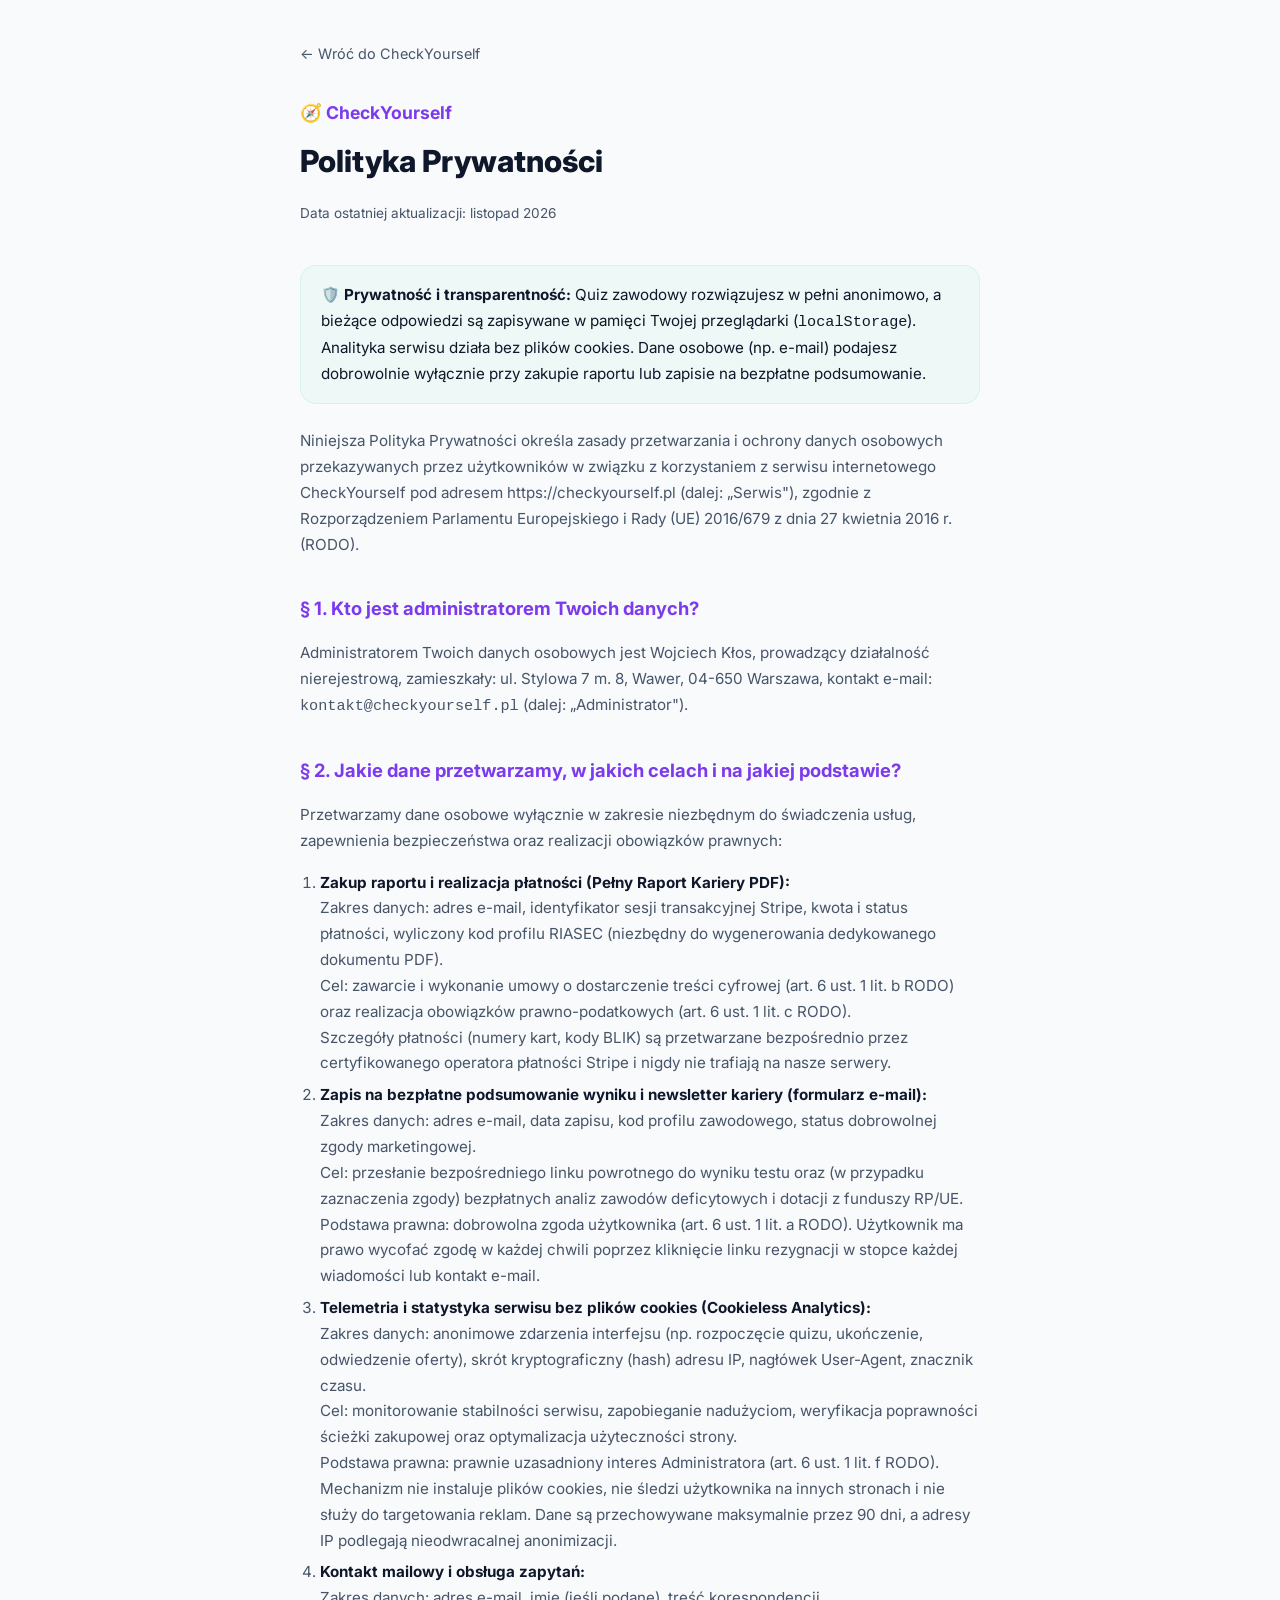
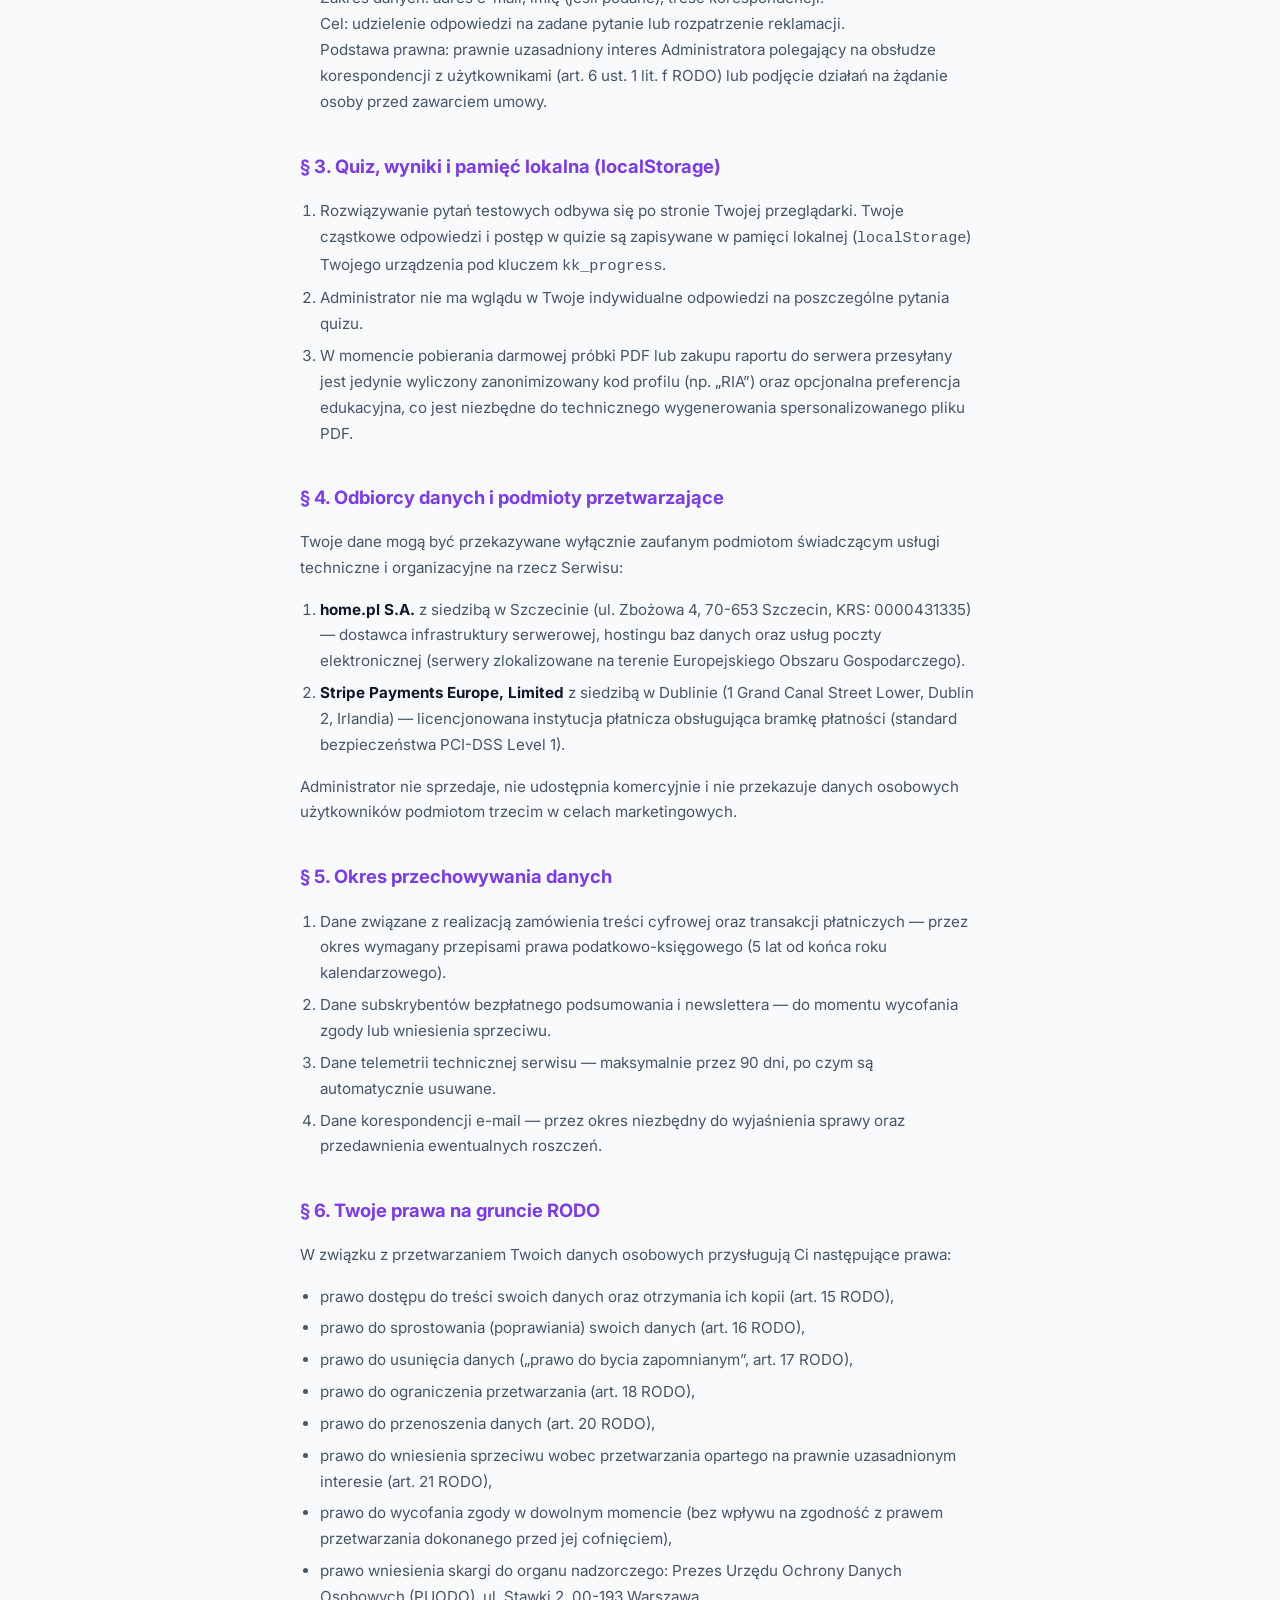
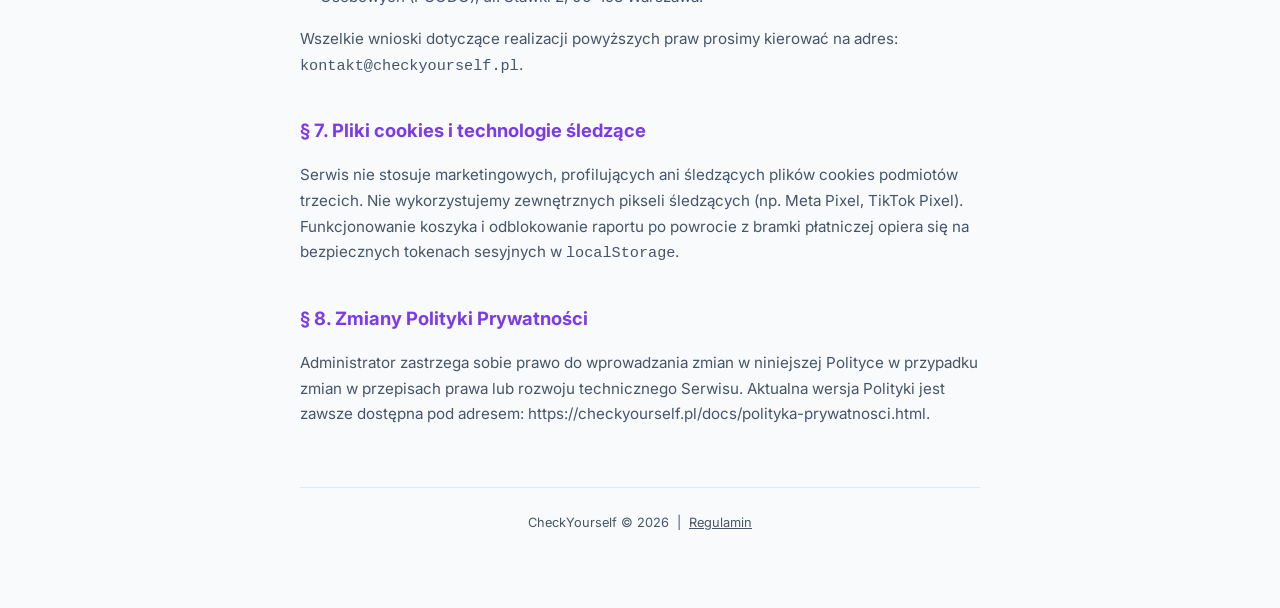
<file: docs/polityka-prywatnosci.html>
<!DOCTYPE html>
<html lang="pl">
<head>
  <meta charset="UTF-8" />
  <meta name="viewport" content="width=device-width, initial-scale=1.0" />
  <title>Polityka Prywatności — CheckYourself</title>
  <meta name="description" content="Polityka prywatności serwisu CheckYourself. Informacje o przetwarzaniu danych osobowych, telemetrii bez cookies, płatnościach Stripe i prawach użytkownika (RODO)." />
  <meta name="robots" content="noindex" />
  <link rel="preconnect" href="https://fonts.googleapis.com" />
  <link rel="preconnect" href="https://fonts.gstatic.com" crossorigin />
  <link href="https://fonts.googleapis.com/css2?family=Inter:wght@400;500;600;700&display=swap" rel="stylesheet" />
  <link rel="icon" type="image/x-icon" href="../favicon.ico" />
  <link rel="apple-touch-icon" sizes="180x180" href="../apple-touch-icon.png" />
  <link rel="icon" href="data:image/svg+xml,<svg xmlns='http://www.w3.org/2000/svg' viewBox='0 0 100 100'><text y='.9em' font-size='90'>🧭</text></svg>" />
  <style>
    :root {
      --bg: #f8fafc;
      --surface: #ffffff;
      --border: #e2e8f0;
      --text: #0f172a;
      --text-sec: #475569;
      --primary: #7c3aed;
      --accent: #6d28d9;
      --radius: 16px;
    }
    * { box-sizing: border-box; }
    :where(a:any-link, button):focus-visible {
      outline: 2px solid var(--primary);
      outline-offset: 3px;
      border-radius: 4px;
    }
    @media (prefers-reduced-motion: reduce) {
      * {
        transition: none !important;
      }
    }
    body {
      margin: 0;
      background: var(--bg);
      color: var(--text);
      font-family: 'Inter', system-ui, sans-serif;
      line-height: 1.7;
      -webkit-font-smoothing: antialiased;
    }
    .page-wrap {
      max-width: 720px;
      margin: 0 auto;
      padding: 40px 20px 80px;
    }
    .back-link {
      display: inline-flex;
      align-items: center;
      gap: 6px;
      color: var(--text-sec);
      text-decoration: none;
      font-size: 0.9rem;
      margin-bottom: 32px;
      transition: color 0.2s;
    }
    .back-link:hover { color: var(--text); }
    .logo {
      font-weight: 700;
      font-size: 1.1rem;
      margin-bottom: 8px;
      color: var(--primary);
    }
    h1 {
      font-size: 1.9rem;
      font-weight: 800;
      margin: 0 0 8px;
    }
    .updated {
      color: var(--text-sec);
      font-size: 0.85rem;
      margin-bottom: 40px;
    }
    h2 {
      font-size: 1.15rem;
      font-weight: 700;
      margin: 36px 0 12px;
      color: var(--primary);
    }
    p, li {
      color: var(--text-sec);
      font-size: 0.95rem;
    }
    ol, ul { padding-left: 20px; }
    li { margin-bottom: 6px; }
    strong { color: var(--text); }
    .highlight-box {
      background: rgba(110,231,183,0.08);
      border: 1px solid rgba(110,231,183,0.2);
      border-radius: var(--radius);
      padding: 16px 20px;
      margin: 24px 0;
    }
    .highlight-box p { margin: 0; color: var(--text); }
    footer {
      text-align: center;
      color: var(--text-sec);
      font-size: 0.8rem;
      margin-top: 60px;
      padding-top: 24px;
      border-top: 1px solid var(--border);
    }
    footer a { color: var(--text-sec); }
  </style>
</head>
<body>
  <div class="page-wrap">
    <a href="../index.html" class="back-link">← Wróć do CheckYourself</a>

    <div class="logo">🧭 CheckYourself</div>
    <h1>Polityka Prywatności</h1>
    <p class="updated">Data ostatniej aktualizacji: listopad 2026</p>

    <div class="highlight-box">
      <p>🛡️ <strong>Prywatność i transparentność:</strong> Quiz zawodowy rozwiązujesz w pełni anonimowo, a bieżące odpowiedzi są zapisywane w pamięci Twojej przeglądarki (<code>localStorage</code>). Analityka serwisu działa bez plików cookies. Dane osobowe (np. e-mail) podajesz dobrowolnie wyłącznie przy zakupie raportu lub zapisie na bezpłatne podsumowanie.</p>
    </div>

    <p>Niniejsza Polityka Prywatności określa zasady przetwarzania i ochrony danych osobowych przekazywanych przez użytkowników w związku z korzystaniem z serwisu internetowego CheckYourself pod adresem https://checkyourself.pl (dalej: „Serwis"), zgodnie z Rozporządzeniem Parlamentu Europejskiego i Rady (UE) 2016/679 z dnia 27 kwietnia 2016 r. (RODO).</p>

    <h2>§ 1. Kto jest administratorem Twoich danych?</h2>
    <p>Administratorem Twoich danych osobowych jest Wojciech Kłos, prowadzący działalność nierejestrową, zamieszkały: ul. Stylowa 7 m. 8, Wawer, 04-650 Warszawa, kontakt e-mail: <code>kontakt@checkyourself.pl</code> (dalej: „Administrator").</p>

    <h2>§ 2. Jakie dane przetwarzamy, w jakich celach i na jakiej podstawie?</h2>
    <p>Przetwarzamy dane osobowe wyłącznie w zakresie niezbędnym do świadczenia usług, zapewnienia bezpieczeństwa oraz realizacji obowiązków prawnych:</p>
    <ol>
      <li>
        <strong>Zakup raportu i realizacja płatności (Pełny Raport Kariery PDF):</strong><br>
        Zakres danych: adres e-mail, identyfikator sesji transakcyjnej Stripe, kwota i status płatności, wyliczony kod profilu RIASEC (niezbędny do wygenerowania dedykowanego dokumentu PDF).<br>
        Cel: zawarcie i wykonanie umowy o dostarczenie treści cyfrowej (art. 6 ust. 1 lit. b RODO) oraz realizacja obowiązków prawno-podatkowych (art. 6 ust. 1 lit. c RODO).<br>
        Szczegóły płatności (numery kart, kody BLIK) są przetwarzane bezpośrednio przez certyfikowanego operatora płatności Stripe i nigdy nie trafiają na nasze serwery.
      </li>
      <li>
        <strong>Zapis na bezpłatne podsumowanie wyniku i newsletter kariery (formularz e-mail):</strong><br>
        Zakres danych: adres e-mail, data zapisu, kod profilu zawodowego, status dobrowolnej zgody marketingowej.<br>
        Cel: przesłanie bezpośredniego linku powrotnego do wyniku testu oraz (w przypadku zaznaczenia zgody) bezpłatnych analiz zawodów deficytowych i dotacji z funduszy RP/UE.<br>
        Podstawa prawna: dobrowolna zgoda użytkownika (art. 6 ust. 1 lit. a RODO). Użytkownik ma prawo wycofać zgodę w każdej chwili poprzez kliknięcie linku rezygnacji w stopce każdej wiadomości lub kontakt e-mail.
      </li>
      <li>
        <strong>Telemetria i statystyka serwisu bez plików cookies (Cookieless Analytics):</strong><br>
        Zakres danych: anonimowe zdarzenia interfejsu (np. rozpoczęcie quizu, ukończenie, odwiedzenie oferty), skrót kryptograficzny (hash) adresu IP, nagłówek User-Agent, znacznik czasu.<br>
        Cel: monitorowanie stabilności serwisu, zapobieganie nadużyciom, weryfikacja poprawności ścieżki zakupowej oraz optymalizacja użyteczności strony.<br>
        Podstawa prawna: prawnie uzasadniony interes Administratora (art. 6 ust. 1 lit. f RODO). Mechanizm nie instaluje plików cookies, nie śledzi użytkownika na innych stronach i nie służy do targetowania reklam. Dane są przechowywane maksymalnie przez 90 dni, a adresy IP podlegają nieodwracalnej anonimizacji.
      </li>
      <li>
        <strong>Kontakt mailowy i obsługa zapytań:</strong><br>
        Zakres danych: adres e-mail, imię (jeśli podane), treść korespondencji.<br>
        Cel: udzielenie odpowiedzi na zadane pytanie lub rozpatrzenie reklamacji.<br>
        Podstawa prawna: prawnie uzasadniony interes Administratora polegający na obsłudze korespondencji z użytkownikami (art. 6 ust. 1 lit. f RODO) lub podjęcie działań na żądanie osoby przed zawarciem umowy.
      </li>
    </ol>

    <h2>§ 3. Quiz, wyniki i pamięć lokalna (localStorage)</h2>
    <ol>
      <li>Rozwiązywanie pytań testowych odbywa się po stronie Twojej przeglądarki. Twoje cząstkowe odpowiedzi i postęp w quizie są zapisywane w pamięci lokalnej (<code>localStorage</code>) Twojego urządzenia pod kluczem <code>kk_progress</code>.</li>
      <li>Administrator nie ma wglądu w Twoje indywidualne odpowiedzi na poszczególne pytania quizu.</li>
      <li>W momencie pobierania darmowej próbki PDF lub zakupu raportu do serwera przesyłany jest jedynie wyliczony zanonimizowany kod profilu (np. „RIA”) oraz opcjonalna preferencja edukacyjna, co jest niezbędne do technicznego wygenerowania spersonalizowanego pliku PDF.</li>
    </ol>

    <h2>§ 4. Odbiorcy danych i podmioty przetwarzające</h2>
    <p>Twoje dane mogą być przekazywane wyłącznie zaufanym podmiotom świadczącym usługi techniczne i organizacyjne na rzecz Serwisu:</p>
    <ol>
      <li><strong>home.pl S.A.</strong> z siedzibą w Szczecinie (ul. Zbożowa 4, 70-653 Szczecin, KRS: 0000431335) — dostawca infrastruktury serwerowej, hostingu baz danych oraz usług poczty elektronicznej (serwery zlokalizowane na terenie Europejskiego Obszaru Gospodarczego).</li>
      <li><strong>Stripe Payments Europe, Limited</strong> z siedzibą w Dublinie (1 Grand Canal Street Lower, Dublin 2, Irlandia) — licencjonowana instytucja płatnicza obsługująca bramkę płatności (standard bezpieczeństwa PCI-DSS Level 1).</li>
    </ol>
    <p>Administrator nie sprzedaje, nie udostępnia komercyjnie i nie przekazuje danych osobowych użytkowników podmiotom trzecim w celach marketingowych.</p>

    <h2>§ 5. Okres przechowywania danych</h2>
    <ol>
      <li>Dane związane z realizacją zamówienia treści cyfrowej oraz transakcji płatniczych — przez okres wymagany przepisami prawa podatkowo-księgowego (5 lat od końca roku kalendarzowego).</li>
      <li>Dane subskrybentów bezpłatnego podsumowania i newslettera — do momentu wycofania zgody lub wniesienia sprzeciwu.</li>
      <li>Dane telemetrii technicznej serwisu — maksymalnie przez 90 dni, po czym są automatycznie usuwane.</li>
      <li>Dane korespondencji e-mail — przez okres niezbędny do wyjaśnienia sprawy oraz przedawnienia ewentualnych roszczeń.</li>
    </ol>

    <h2>§ 6. Twoje prawa na gruncie RODO</h2>
    <p>W związku z przetwarzaniem Twoich danych osobowych przysługują Ci następujące prawa:</p>
    <ul>
      <li>prawo dostępu do treści swoich danych oraz otrzymania ich kopii (art. 15 RODO),</li>
      <li>prawo do sprostowania (poprawiania) swoich danych (art. 16 RODO),</li>
      <li>prawo do usunięcia danych („prawo do bycia zapomnianym”, art. 17 RODO),</li>
      <li>prawo do ograniczenia przetwarzania (art. 18 RODO),</li>
      <li>prawo do przenoszenia danych (art. 20 RODO),</li>
      <li>prawo do wniesienia sprzeciwu wobec przetwarzania opartego na prawnie uzasadnionym interesie (art. 21 RODO),</li>
      <li>prawo do wycofania zgody w dowolnym momencie (bez wpływu na zgodność z prawem przetwarzania dokonanego przed jej cofnięciem),</li>
      <li>prawo wniesienia skargi do organu nadzorczego: Prezes Urzędu Ochrony Danych Osobowych (PUODO), ul. Stawki 2, 00-193 Warszawa.</li>
    </ul>
    <p>Wszelkie wnioski dotyczące realizacji powyższych praw prosimy kierować na adres: <code>kontakt@checkyourself.pl</code>.</p>

    <h2>§ 7. Pliki cookies i technologie śledzące</h2>
    <p>Serwis nie stosuje marketingowych, profilujących ani śledzących plików cookies podmiotów trzecich. Nie wykorzystujemy zewnętrznych pikseli śledzących (np. Meta Pixel, TikTok Pixel). Funkcjonowanie koszyka i odblokowanie raportu po powrocie z bramki płatniczej opiera się na bezpiecznych tokenach sesyjnych w <code>localStorage</code>.</p>

    <h2>§ 8. Zmiany Polityki Prywatności</h2>
    <p>Administrator zastrzega sobie prawo do wprowadzania zmian w niniejszej Polityce w przypadku zmian w przepisach prawa lub rozwoju technicznego Serwisu. Aktualna wersja Polityki jest zawsze dostępna pod adresem: https://checkyourself.pl/docs/polityka-prywatnosci.html.</p>

    <footer>
      CheckYourself &copy; 2026 &nbsp;|&nbsp; <a href="regulamin.html">Regulamin</a>
    </footer>
  </div>
</body>
</html>
</file>
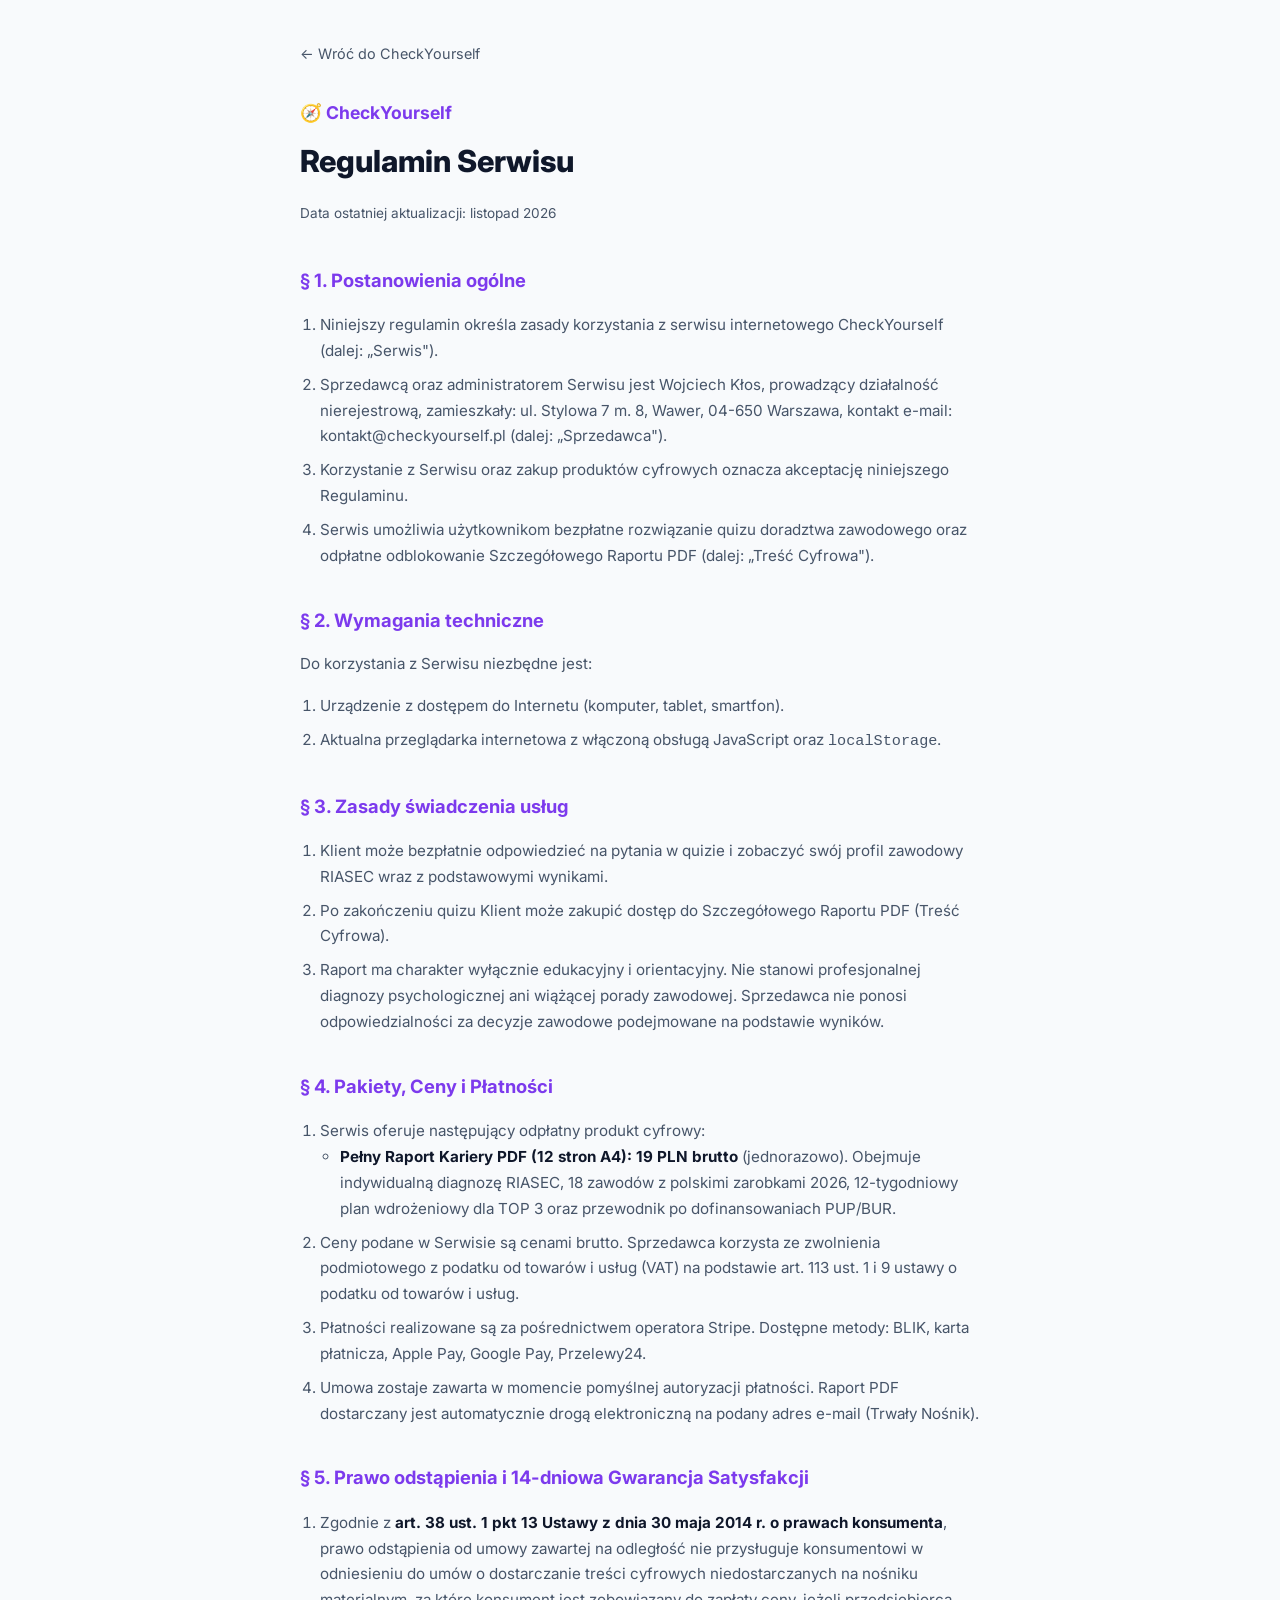
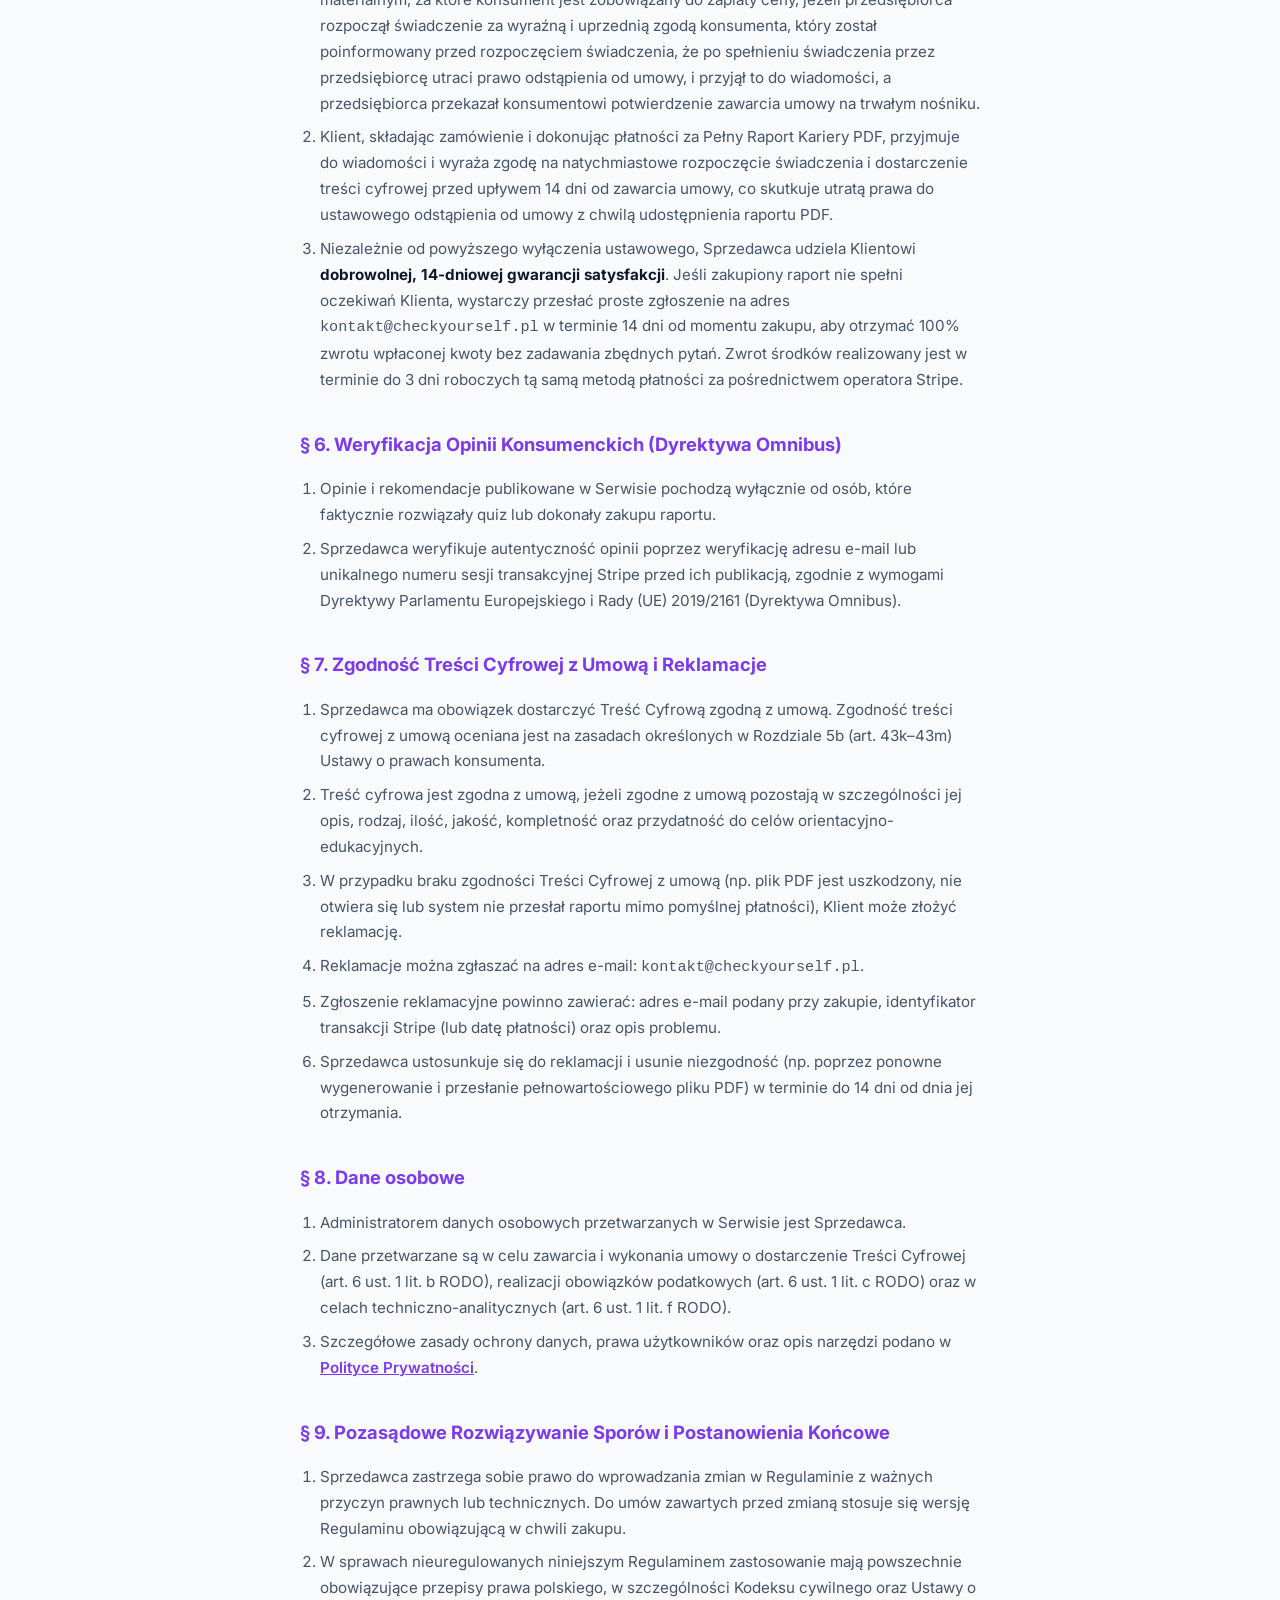
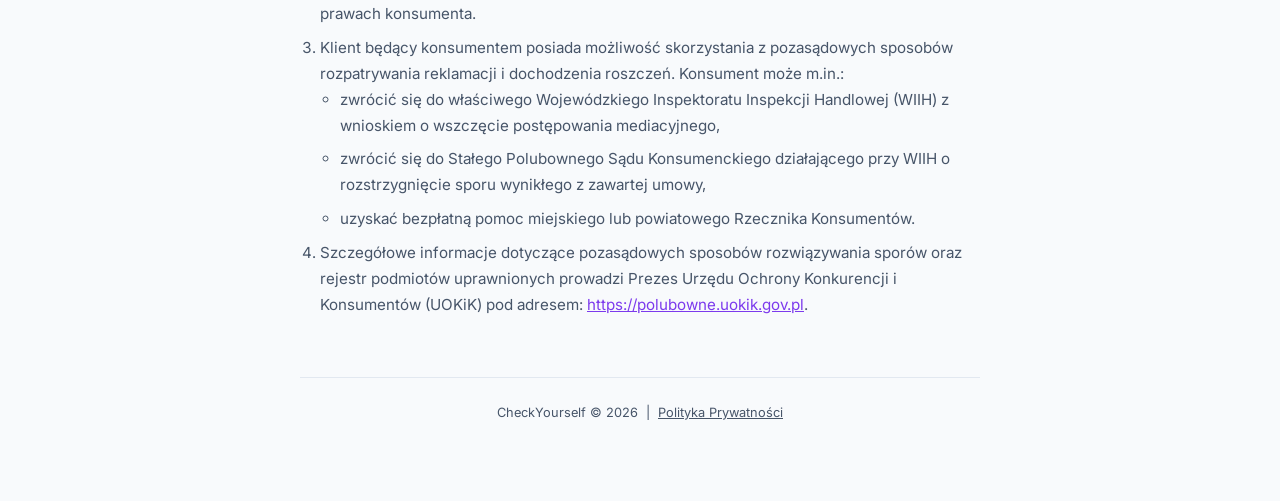
<file: docs/regulamin.html>
<!DOCTYPE html>
<html lang="pl">
<head>
  <meta charset="UTF-8" />
  <meta name="viewport" content="width=device-width, initial-scale=1.0" />
  <title>Regulamin — CheckYourself</title>
  <meta name="description" content="Regulamin serwisu CheckYourself. Bezpłatny quiz doradztwa zawodowego, płatny Szczegółowy Raport PDF." />
  <meta name="robots" content="noindex" />
  <link rel="preconnect" href="https://fonts.googleapis.com" />
  <link rel="preconnect" href="https://fonts.gstatic.com" crossorigin />
  <link href="https://fonts.googleapis.com/css2?family=Inter:wght@400;500;600;700&display=swap" rel="stylesheet" />
  <link rel="icon" type="image/x-icon" href="../favicon.ico" />
  <link rel="apple-touch-icon" sizes="180x180" href="../apple-touch-icon.png" />
  <link rel="icon" href="data:image/svg+xml,<svg xmlns='http://www.w3.org/2000/svg' viewBox='0 0 100 100'><text y='.9em' font-size='90'>🧭</text></svg>" />
  <style>
    :root {
      --bg: #f8fafc;
      --surface: #ffffff;
      --border: #e2e8f0;
      --text: #0f172a;
      --text-sec: #475569;
      --primary: #7c3aed;
      --accent: #6d28d9;
      --radius: 16px;
    }
    * { box-sizing: border-box; }
    :where(a:any-link, button):focus-visible {
      outline: 2px solid var(--primary);
      outline-offset: 3px;
      border-radius: 4px;
    }
    @media (prefers-reduced-motion: reduce) {
      * {
        transition: none !important;
      }
    }
    body {
      margin: 0;
      background: var(--bg);
      color: var(--text);
      font-family: 'Inter', system-ui, sans-serif;
      line-height: 1.7;
      -webkit-font-smoothing: antialiased;
    }
    .page-wrap {
      max-width: 720px;
      margin: 0 auto;
      padding: 40px 20px 80px;
    }
    .back-link {
      display: inline-flex;
      align-items: center;
      gap: 6px;
      color: var(--text-sec);
      text-decoration: none;
      font-size: 0.9rem;
      margin-bottom: 32px;
      transition: color 0.2s;
    }
    .back-link:hover { color: var(--text); }
    .logo {
      font-weight: 700;
      font-size: 1.1rem;
      margin-bottom: 8px;
      color: var(--primary);
    }
    h1 {
      font-size: 1.9rem;
      font-weight: 800;
      margin: 0 0 8px;
    }
    .updated {
      color: var(--text-sec);
      font-size: 0.85rem;
      margin-bottom: 40px;
    }
    h2 {
      font-size: 1.15rem;
      font-weight: 700;
      margin: 36px 0 12px;
      color: var(--primary);
    }
    p, li {
      color: var(--text-sec);
      font-size: 0.95rem;
    }
    ol, ul { padding-left: 20px; }
    li { margin-bottom: 8px; }
    strong { color: var(--text); }
    footer {
      text-align: center;
      color: var(--text-sec);
      font-size: 0.8rem;
      margin-top: 60px;
      padding-top: 24px;
      border-top: 1px solid var(--border);
    }
    footer a { color: var(--text-sec); }
  </style>
</head>
<body>
  <div class="page-wrap">
    <a href="../index.html" class="back-link">← Wróć do CheckYourself</a>

    <div class="logo">🧭 CheckYourself</div>
    <h1>Regulamin Serwisu</h1>
    <p class="updated">Data ostatniej aktualizacji: listopad 2026</p>

    <h2>§ 1. Postanowienia ogólne</h2>
    <ol>
      <li>Niniejszy regulamin określa zasady korzystania z serwisu internetowego CheckYourself (dalej: „Serwis").</li>
      <li>Sprzedawcą oraz administratorem Serwisu jest Wojciech Kłos, prowadzący działalność nierejestrową, zamieszkały: ul. Stylowa 7 m. 8, Wawer, 04-650 Warszawa, kontakt e-mail: kontakt@checkyourself.pl (dalej: „Sprzedawca").</li>
      <li>Korzystanie z Serwisu oraz zakup produktów cyfrowych oznacza akceptację niniejszego Regulaminu.</li>
      <li>Serwis umożliwia użytkownikom bezpłatne rozwiązanie quizu doradztwa zawodowego oraz odpłatne odblokowanie Szczegółowego Raportu PDF (dalej: „Treść Cyfrowa").</li>
    </ol>

    <h2>§ 2. Wymagania techniczne</h2>
    <p>Do korzystania z Serwisu niezbędne jest:</p>
    <ol>
      <li>Urządzenie z dostępem do Internetu (komputer, tablet, smartfon).</li>
      <li>Aktualna przeglądarka internetowa z włączoną obsługą JavaScript oraz <code>localStorage</code>.</li>
    </ol>

    <h2>§ 3. Zasady świadczenia usług</h2>
    <ol>
      <li>Klient może bezpłatnie odpowiedzieć na pytania w quizie i zobaczyć swój profil zawodowy RIASEC wraz z podstawowymi wynikami.</li>
      <li>Po zakończeniu quizu Klient może zakupić dostęp do Szczegółowego Raportu PDF (Treść Cyfrowa).</li>
      <li>Raport ma charakter wyłącznie edukacyjny i orientacyjny. Nie stanowi profesjonalnej diagnozy psychologicznej ani wiążącej porady zawodowej. Sprzedawca nie ponosi odpowiedzialności za decyzje zawodowe podejmowane na podstawie wyników.</li>
    </ol>

    <h2>§ 4. Pakiety, Ceny i Płatności</h2>
    <ol>
      <li>Serwis oferuje następujący odpłatny produkt cyfrowy:
        <ul>
          <li><strong>Pełny Raport Kariery PDF (12 stron A4):</strong> <strong>19 PLN brutto</strong> (jednorazowo). Obejmuje indywidualną diagnozę RIASEC, 18 zawodów z polskimi zarobkami 2026, 12-tygodniowy plan wdrożeniowy dla TOP 3 oraz przewodnik po dofinansowaniach PUP/BUR.</li>
        </ul>
      </li>
      <li>Ceny podane w Serwisie są cenami brutto. Sprzedawca korzysta ze zwolnienia podmiotowego z podatku od towarów i usług (VAT) na podstawie art. 113 ust. 1 i 9 ustawy o podatku od towarów i usług.</li>
      <li>Płatności realizowane są za pośrednictwem operatora Stripe. Dostępne metody: BLIK, karta płatnicza, Apple Pay, Google Pay, Przelewy24.</li>
      <li>Umowa zostaje zawarta w momencie pomyślnej autoryzacji płatności. Raport PDF dostarczany jest automatycznie drogą elektroniczną na podany adres e-mail (Trwały Nośnik).</li>
    </ol>

    <h2>§ 5. Prawo odstąpienia i 14-dniowa Gwarancja Satysfakcji</h2>
    <ol>
      <li>Zgodnie z <strong>art. 38 ust. 1 pkt 13 Ustawy z dnia 30 maja 2014 r. o prawach konsumenta</strong>, prawo odstąpienia od umowy zawartej na odległość nie przysługuje konsumentowi w odniesieniu do umów o dostarczanie treści cyfrowych niedostarczanych na nośniku materialnym, za które konsument jest zobowiązany do zapłaty ceny, jeżeli przedsiębiorca rozpoczął świadczenie za wyraźną i uprzednią zgodą konsumenta, który został poinformowany przed rozpoczęciem świadczenia, że po spełnieniu świadczenia przez przedsiębiorcę utraci prawo odstąpienia od umowy, i przyjął to do wiadomości, a przedsiębiorca przekazał konsumentowi potwierdzenie zawarcia umowy na trwałym nośniku.</li>
      <li>Klient, składając zamówienie i dokonując płatności za Pełny Raport Kariery PDF, przyjmuje do wiadomości i wyraża zgodę na natychmiastowe rozpoczęcie świadczenia i dostarczenie treści cyfrowej przed upływem 14 dni od zawarcia umowy, co skutkuje utratą prawa do ustawowego odstąpienia od umowy z chwilą udostępnienia raportu PDF.</li>
      <li>Niezależnie od powyższego wyłączenia ustawowego, Sprzedawca udziela Klientowi <strong>dobrowolnej, 14-dniowej gwarancji satysfakcji</strong>. Jeśli zakupiony raport nie spełni oczekiwań Klienta, wystarczy przesłać proste zgłoszenie na adres <code>kontakt@checkyourself.pl</code> w terminie 14 dni od momentu zakupu, aby otrzymać 100% zwrotu wpłaconej kwoty bez zadawania zbędnych pytań. Zwrot środków realizowany jest w terminie do 3 dni roboczych tą samą metodą płatności za pośrednictwem operatora Stripe.</li>
    </ol>

    <h2>§ 6. Weryfikacja Opinii Konsumenckich (Dyrektywa Omnibus)</h2>
    <ol>
      <li>Opinie i rekomendacje publikowane w Serwisie pochodzą wyłącznie od osób, które faktycznie rozwiązały quiz lub dokonały zakupu raportu.</li>
      <li>Sprzedawca weryfikuje autentyczność opinii poprzez weryfikację adresu e-mail lub unikalnego numeru sesji transakcyjnej Stripe przed ich publikacją, zgodnie z wymogami Dyrektywy Parlamentu Europejskiego i Rady (UE) 2019/2161 (Dyrektywa Omnibus).</li>
    </ol>

    <h2>§ 7. Zgodność Treści Cyfrowej z Umową i Reklamacje</h2>
    <ol>
      <li>Sprzedawca ma obowiązek dostarczyć Treść Cyfrową zgodną z umową. Zgodność treści cyfrowej z umową oceniana jest na zasadach określonych w Rozdziale 5b (art. 43k–43m) Ustawy o prawach konsumenta.</li>
      <li>Treść cyfrowa jest zgodna z umową, jeżeli zgodne z umową pozostają w szczególności jej opis, rodzaj, ilość, jakość, kompletność oraz przydatność do celów orientacyjno-edukacyjnych.</li>
      <li>W przypadku braku zgodności Treści Cyfrowej z umową (np. plik PDF jest uszkodzony, nie otwiera się lub system nie przesłał raportu mimo pomyślnej płatności), Klient może złożyć reklamację.</li>
      <li>Reklamacje można zgłaszać na adres e-mail: <code>kontakt@checkyourself.pl</code>.</li>
      <li>Zgłoszenie reklamacyjne powinno zawierać: adres e-mail podany przy zakupie, identyfikator transakcji Stripe (lub datę płatności) oraz opis problemu.</li>
      <li>Sprzedawca ustosunkuje się do reklamacji i usunie niezgodność (np. poprzez ponowne wygenerowanie i przesłanie pełnowartościowego pliku PDF) w terminie do 14 dni od dnia jej otrzymania.</li>
    </ol>

    <h2>§ 8. Dane osobowe</h2>
    <ol>
      <li>Administratorem danych osobowych przetwarzanych w Serwisie jest Sprzedawca.</li>
      <li>Dane przetwarzane są w celu zawarcia i wykonania umowy o dostarczenie Treści Cyfrowej (art. 6 ust. 1 lit. b RODO), realizacji obowiązków podatkowych (art. 6 ust. 1 lit. c RODO) oraz w celach techniczno-analitycznych (art. 6 ust. 1 lit. f RODO).</li>
      <li>Szczegółowe zasady ochrony danych, prawa użytkowników oraz opis narzędzi podano w <a href="polityka-prywatnosci.html" style="color: var(--primary); font-weight: 600;">Polityce Prywatności</a>.</li>
    </ol>

    <h2>§ 9. Pozasądowe Rozwiązywanie Sporów i Postanowienia Końcowe</h2>
    <ol>
      <li>Sprzedawca zastrzega sobie prawo do wprowadzania zmian w Regulaminie z ważnych przyczyn prawnych lub technicznych. Do umów zawartych przed zmianą stosuje się wersję Regulaminu obowiązującą w chwili zakupu.</li>
      <li>W sprawach nieuregulowanych niniejszym Regulaminem zastosowanie mają powszechnie obowiązujące przepisy prawa polskiego, w szczególności Kodeksu cywilnego oraz Ustawy o prawach konsumenta.</li>
      <li>Klient będący konsumentem posiada możliwość skorzystania z pozasądowych sposobów rozpatrywania reklamacji i dochodzenia roszczeń. Konsument może m.in.:
        <ul>
          <li>zwrócić się do właściwego Wojewódzkiego Inspektoratu Inspekcji Handlowej (WIIH) z wnioskiem o wszczęcie postępowania mediacyjnego,</li>
          <li>zwrócić się do Stałego Polubownego Sądu Konsumenckiego działającego przy WIIH o rozstrzygnięcie sporu wynikłego z zawartej umowy,</li>
          <li>uzyskać bezpłatną pomoc miejskiego lub powiatowego Rzecznika Konsumentów.</li>
        </ul>
      </li>
      <li>Szczegółowe informacje dotyczące pozasądowych sposobów rozwiązywania sporów oraz rejestr podmiotów uprawnionych prowadzi Prezes Urzędu Ochrony Konkurencji i Konsumentów (UOKiK) pod adresem: <a href="https://polubowne.uokik.gov.pl" target="_blank" rel="noopener" style="color: var(--primary);">https://polubowne.uokik.gov.pl</a>.</li>
    </ol>

    <footer>
      CheckYourself &copy; 2026 &nbsp;|&nbsp; <a href="polityka-prywatnosci.html">Polityka Prywatności</a>
    </footer>
  </div>
</body>
</html>
</file>
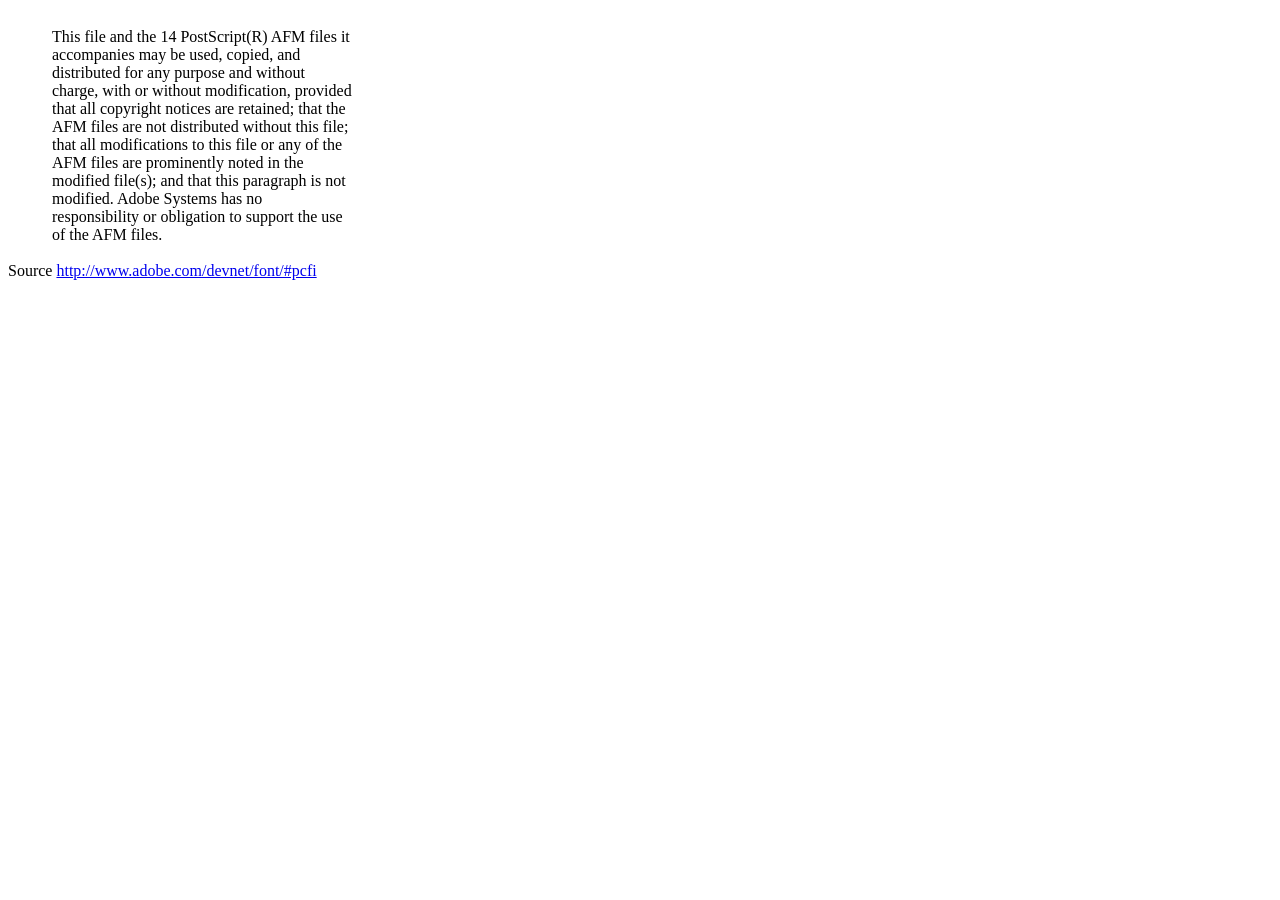
<file: api/lib/dompdf/vendor/dompdf/dompdf/lib/fonts/mustRead.html>
<html>
	<head>
		<meta http-equiv="content-type" content="text/html;charset=iso-8859-1">
		<meta name="generator" content="Adobe GoLive 4">
		<title>Core 14 AFM Files - ReadMe</title>
	</head>
	<body bgcolor="white">
		<font color="white">or</font>
		<table border="0" cellpadding="0" cellspacing="2">
			<tr>
				<td width="40"></td>
				<td width="300">This file and the 14 PostScript(R) AFM files it accompanies may be used, copied, and distributed for any purpose and without charge, with or without modification, provided that all copyright notices are retained; that the AFM files are not distributed without this file; that all modifications to this file or any of the AFM files are prominently noted in the modified file(s); and that this paragraph is not modified. Adobe Systems has no responsibility or obligation to support the use of the AFM files. <font color="white">Col</font></td>
			</tr>
		</table>
		<p>Source <a href="http://www.adobe.com/devnet/font/#pcfi">http://www.adobe.com/devnet/font/#pcfi</a></p>
</body>
</html>
</file>
